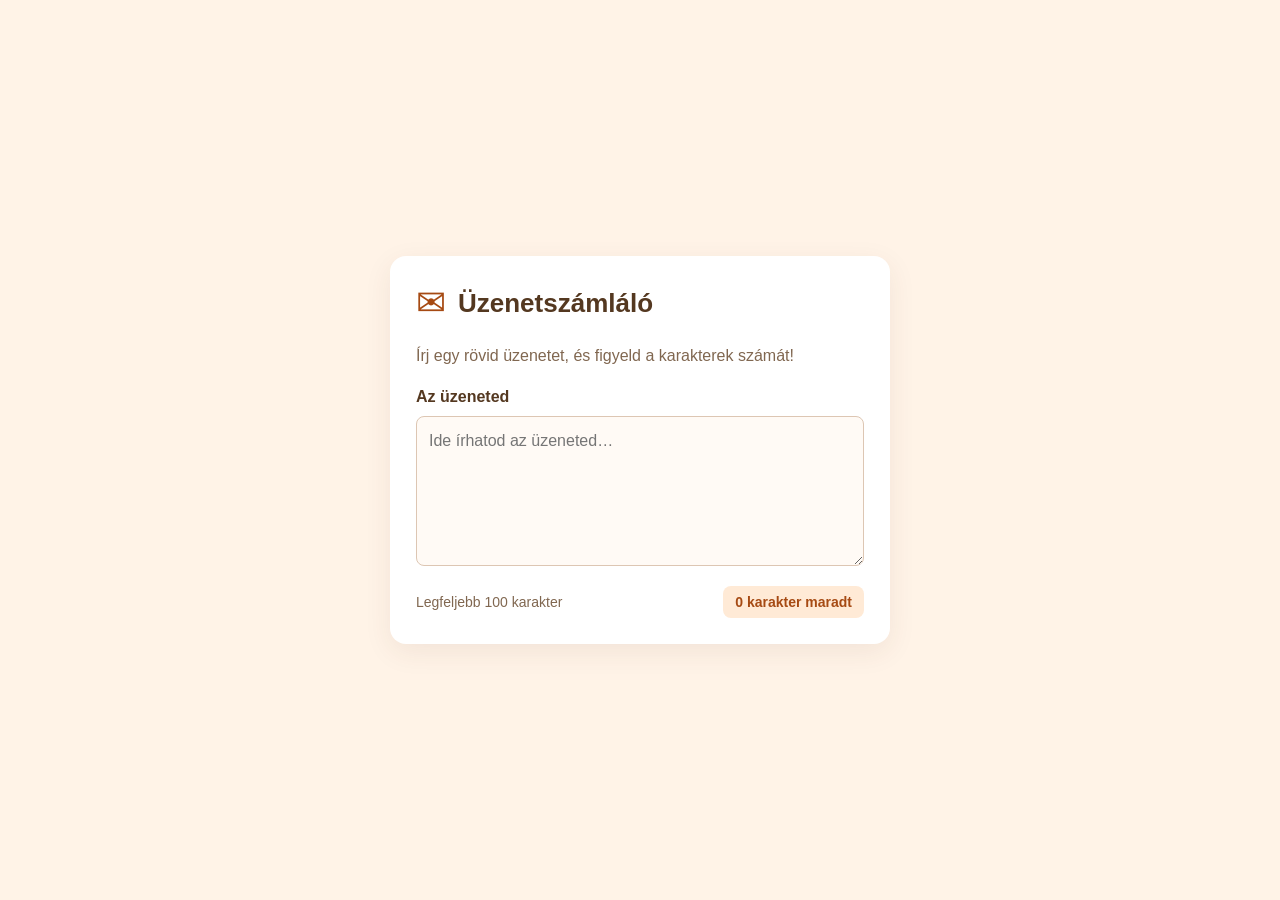
<file: index.html>
<!DOCTYPE html>
<html lang="hu">
<head>
    <meta charset="UTF-8">
    <meta name="viewport" content="width=device-width, initial-scale=1.0">
    <title>Üzenetszámláló</title>
    <link rel="stylesheet" href="style.css">
</head>
<body>
    <main class="container">
        <header class="fejlec">
            <span class="ikon" aria-hidden="true">✉</span>
            <h1>Üzenetszámláló</h1>
        </header>

        <p class="leiras">Írj egy rövid üzenetet, és figyeld a karakterek számát!</p>

        <div class="szerkeszto">
            <label for="uzenet">Az üzeneted</label>
            <textarea id="uzenet" maxlength="100" placeholder="Ide írhatod az üzeneted…"></textarea>
        </div>

        <div class="info">
            <p>Legfeljebb 100 karakter</p>
            <p class="szamlalo"><span id="darab">0</span> / 100</p>
        </div>
    </main>
    <script src="script.js"></script>
</body>
</html>
</file>
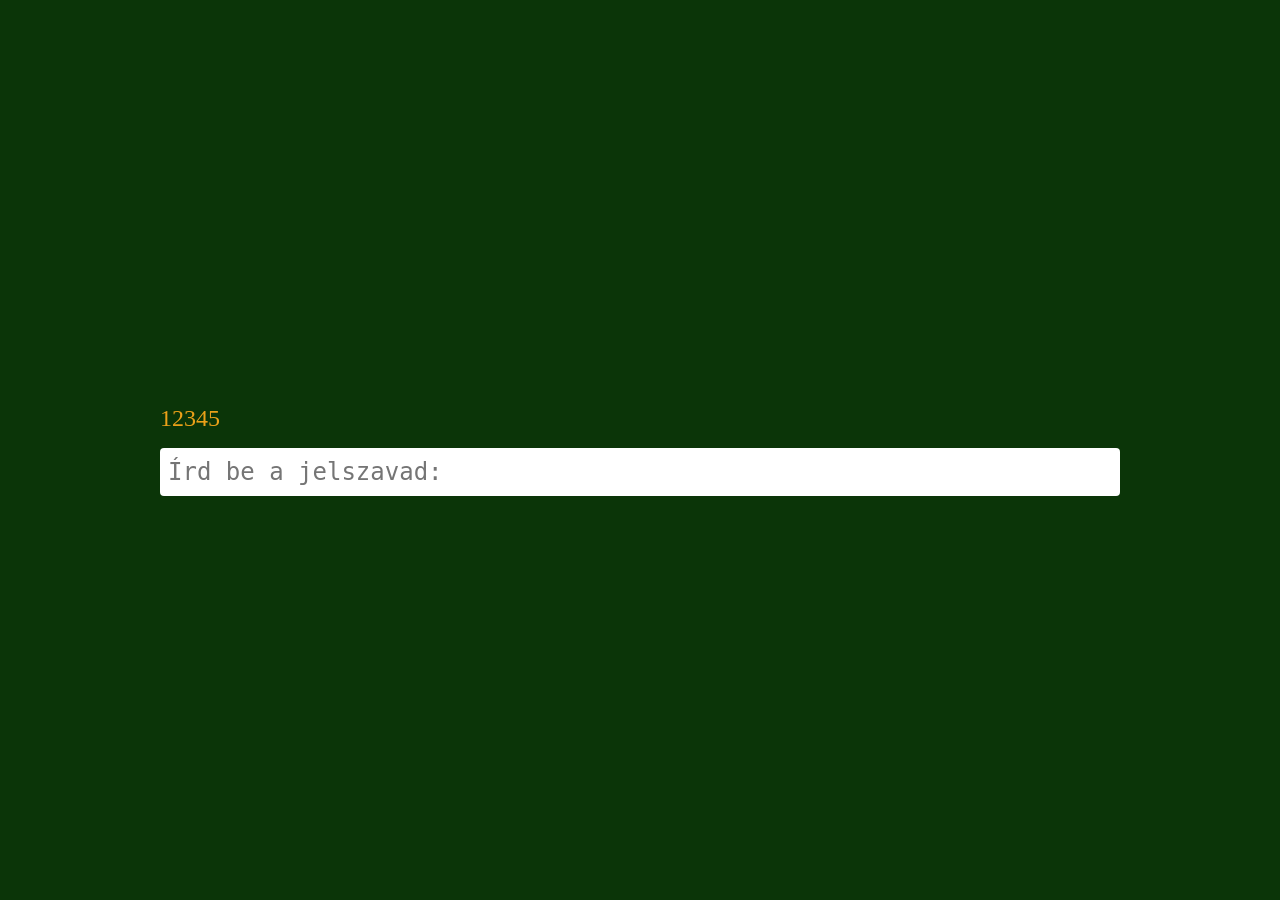
<file: 002_keypress_event/index.html>
<!DOCTYPE html>
<html lang="hu">
<head>
    <meta charset="UTF-8">
    <meta name="viewport" content="width=device-width, initial-scale=1.0">
    <title>Keypress-Keydown-Keyup event</title>
    <link rel="stylesheet" href="style.css">
</head>
<body>
    <div class="container">
        <span id="demo">12345</span>

        <textarea name="area" id="area" placeholder="Írd be a jelszavad:"></textarea>
    </div>

    <script src="script.js"></script>
</body>
</html>
</file>
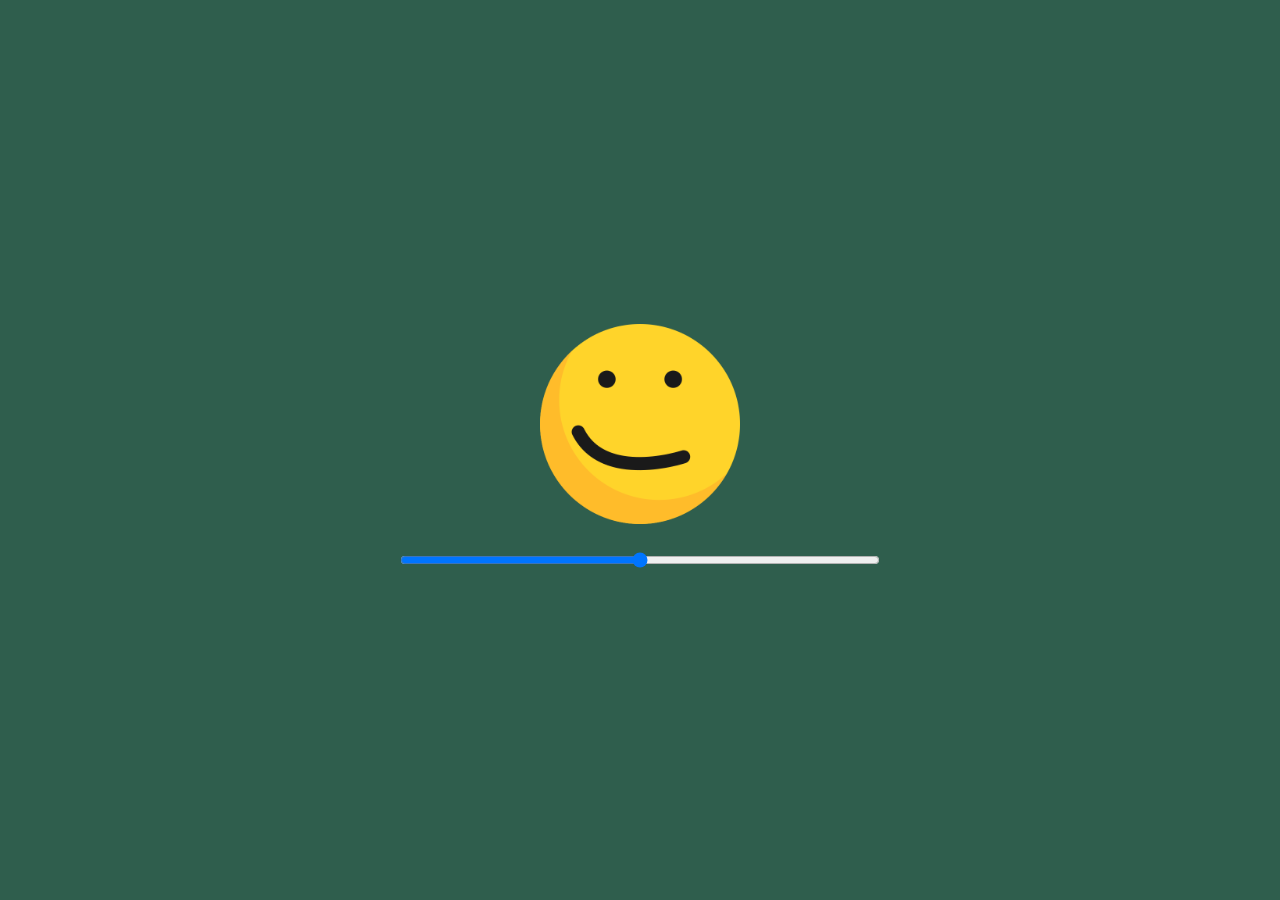
<file: 003_hangulat/index.html>
<!DOCTYPE html>
<html lang="hu">
<head>
    <meta charset="UTF-8">
    <meta name="viewport" content="width=device-width, initial-scale=1.0">
    <title>Hangulat</title>
    <link rel="stylesheet" href="style.css">
    <link rel="shortcut icon" href="./img/face.ico" type="image/x-icon">
</head>
<body>
    <div class="container">
        <img src="./img/4.png" alt="Hangulat" title="Hangulat" id="kep">
        <input type="range" min="0" max="6" step="1" id="csuszka">
    </div>


    <script src="./script.js"></script>
</body>
</html>
</file>
<file: style.css>
* {
    margin: 0;
    padding: 0;
    box-sizing: border-box;
}

body {
    font-family: Arial, Helvetica, sans-serif;
    background: #fff3e7;
    color: #543820;
    min-height: 100vh;
    padding: 20px;
    /* FELADAT: Flexszel igazítsd középre a fő dobozt mindkét irányban! */
    display: flex;
    justify-content: center;
    align-items: center;
}

.container {
    width: 100%;
    max-width: 500px;
    padding: 26px;
    background: white;
    box-shadow: 0 8px 28px #54382014;
    /* FELADAT: Függőleges flex elrendezés, 20px térközzel. */
    /* FELADAT: 16px-es sarokkerekítés. */
    display: flex;
    flex-direction: column;
    gap: 20px;
    border-radius: 16px;
}

.fejlec {
    /* FELADAT: Vízszintes flex elrendezés, függőleges középre
       igazítás, 12px térköz. */
       display: flex;
       align-items: center;
       gap: 12px;
}

.ikon {
    font-size: 36px;
    color: #a64a13;
}

h1 {
    font-size: 26px;
}

.leiras {
    color: #806750;
    line-height: 1.5;
}

.szerkeszto {
    /* FELADAT: Függőleges flex elrendezés, 10px térközzel. */
    display: flex;
    flex-direction: column;
    gap: 10px;
}

label {
    font-weight: bold;
}

textarea {
    width: 100%;
    min-height: 150px;
    padding: 12px;
    border: 1px solid #ddc6b3;
    border-radius: 8px;
    background: #fffaf5;
    color: #543820;
    font: inherit;
    line-height: 1.5;
    resize: vertical;
}

.info {
    color: #806750;
    font-size: 14px;
    /* FELADAT: Vízszintes flex elrendezés, függőleges középre
       igazítás. A két felirat a sor két szélére kerüljön! */
    display: flex;
    align-items: center;
    justify-content: space-between;
}

.szamlalo {
    padding: 8px 12px;
    border-radius: 8px;
    background: #ffead6;
    color: #a64a13;
    white-space: nowrap;
    margin-left: 12px;
    /* FELADAT: Félkövér betűvastagság. */
    font-weight: bold;
}
</file>
<file: 002_keypress_event/style.css>
* {
    margin: 0;
    padding: 0;
    box-sizing: border-box;
}

html {
    font-size: 16px;
}

body {
    background: #0B3508;
    color: #EBA119;
    height: 100vh; /* vh = viewport height */
    display: flex;
    justify-content: center; /* vízszintes igazítás flex-nél és gridnél */
    align-items: center; /* függőleges igazítás flex-nél és gridnél, ehhez mindenképp kell a height: 100vh */
    font-size: 1.5rem; /* rem = ez a gyökér elemhez viszonyítja a méretet, az alapértelmezett a html-ben 16px. A 1.5rem = 16 * 1.5 = 24px */
}

.container {
    /* border: 10px solid black; */
    width: 75%;
    display: flex;
    flex-direction: column;
    gap: 1rem;
}

textarea {
    border-radius: 0.25rem;
    border: none;
    height: 3rem;
    line-height: 3rem;
    font-size: 1.5rem;
    text-indent: 0.5rem;
    outline: none;
    resize: none;
}
</file>
<file: 003_hangulat/style.css>
*{
    margin: 0;
    padding: 0;
    box-sizing: border-box;
}

html{
    font-size: 16px;
}

body{
    background-color: #2f5e4d;
    min-height: 100vh;
    display: flex;
    justify-content: center;
    align-items: center;
}

.container{
    width: 75%;
    display: flex;
    flex-direction: column;
    justify-content: center;
    align-items: center;
    gap: 1.25rem;
}

.container > img {
    height: 200px;

}


.container > input{

    width: 50%;
    height: 2rem;
    background: #cccccc;
    border-radius: 5rem;
    color: #ffffff
}
</file>
